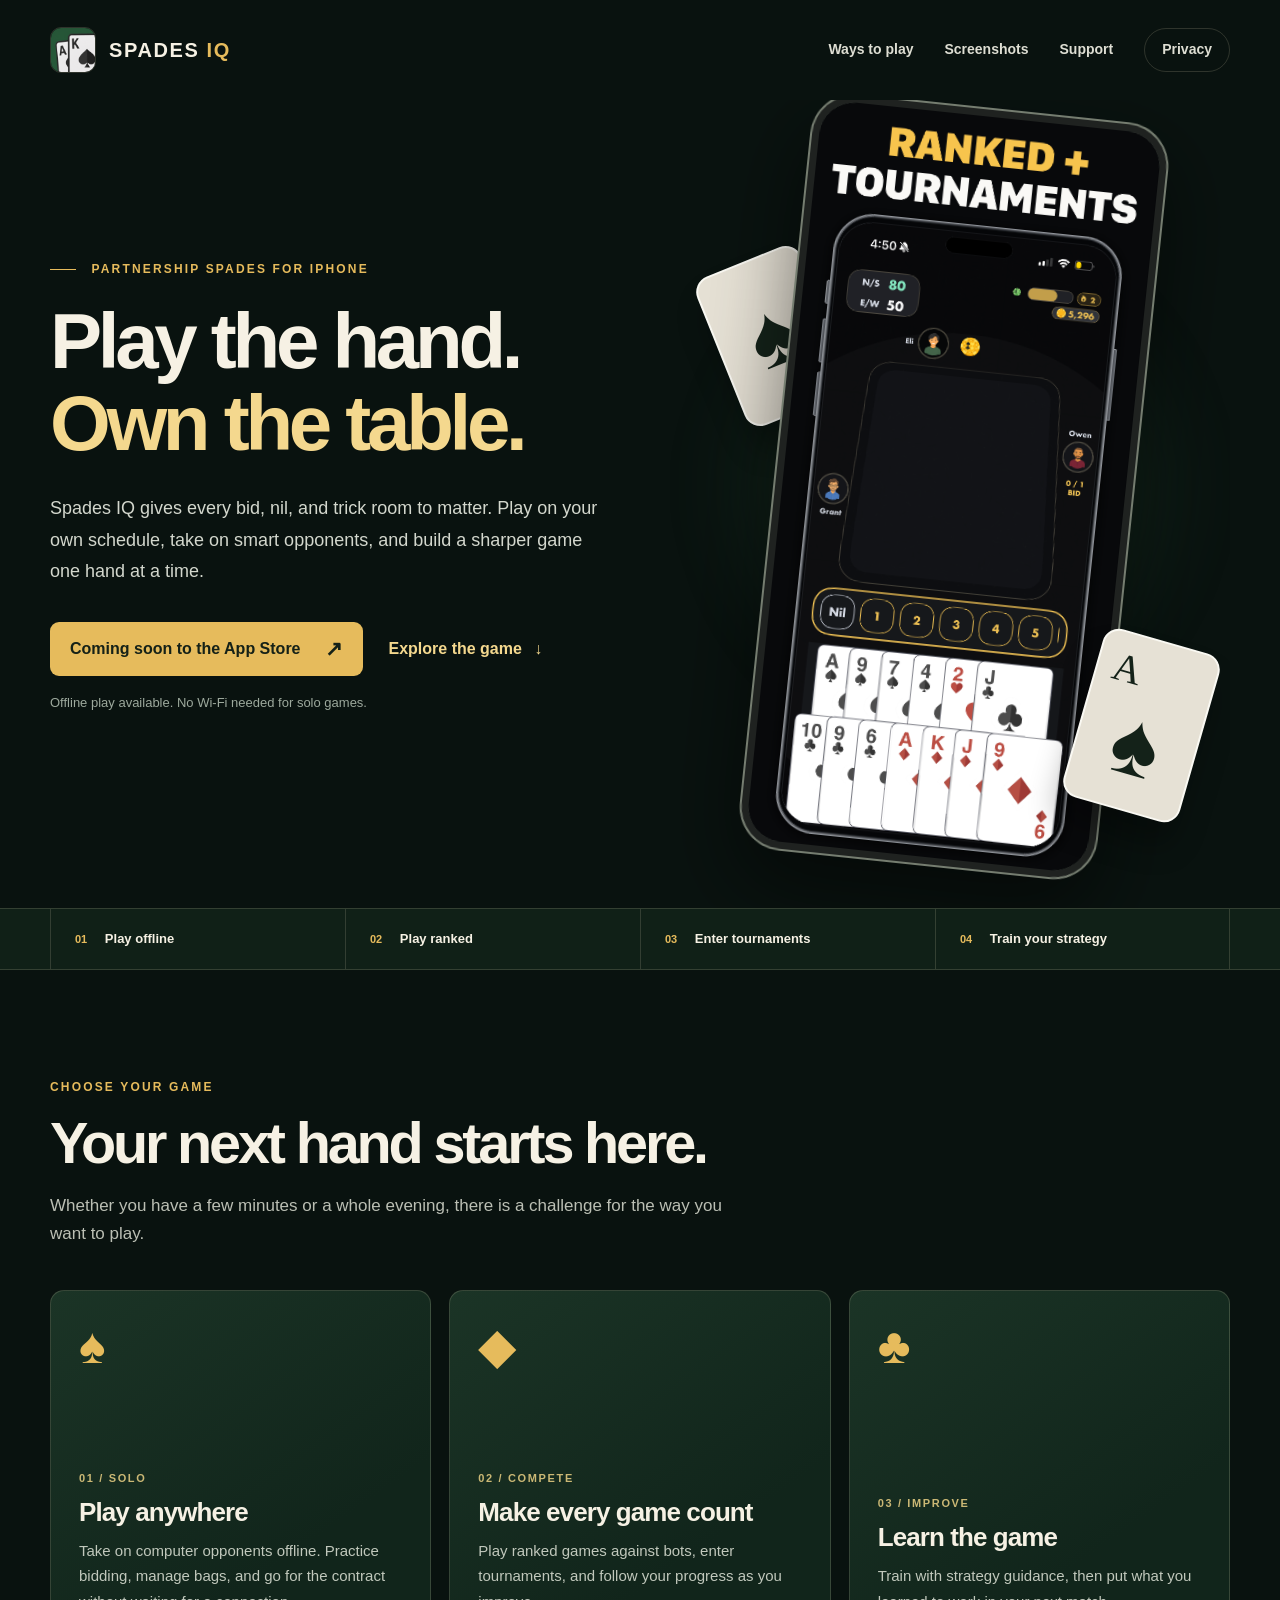
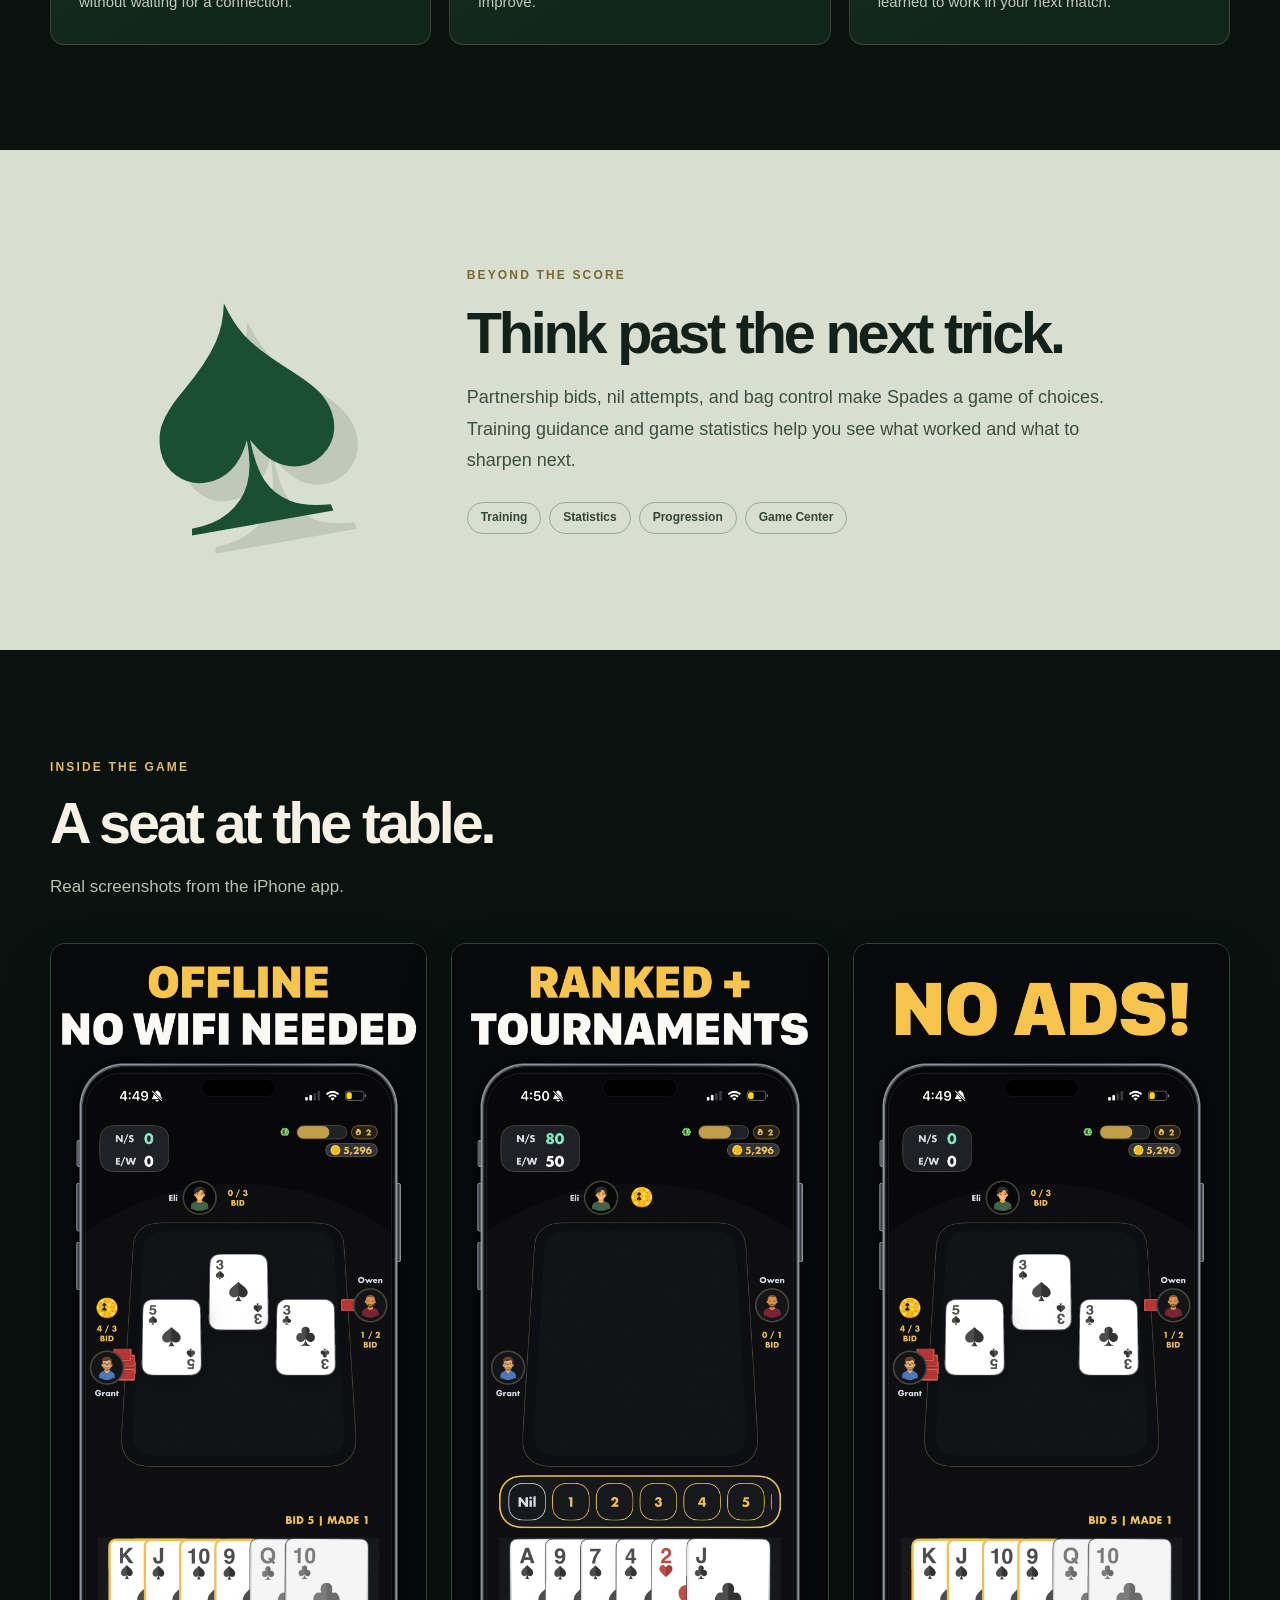
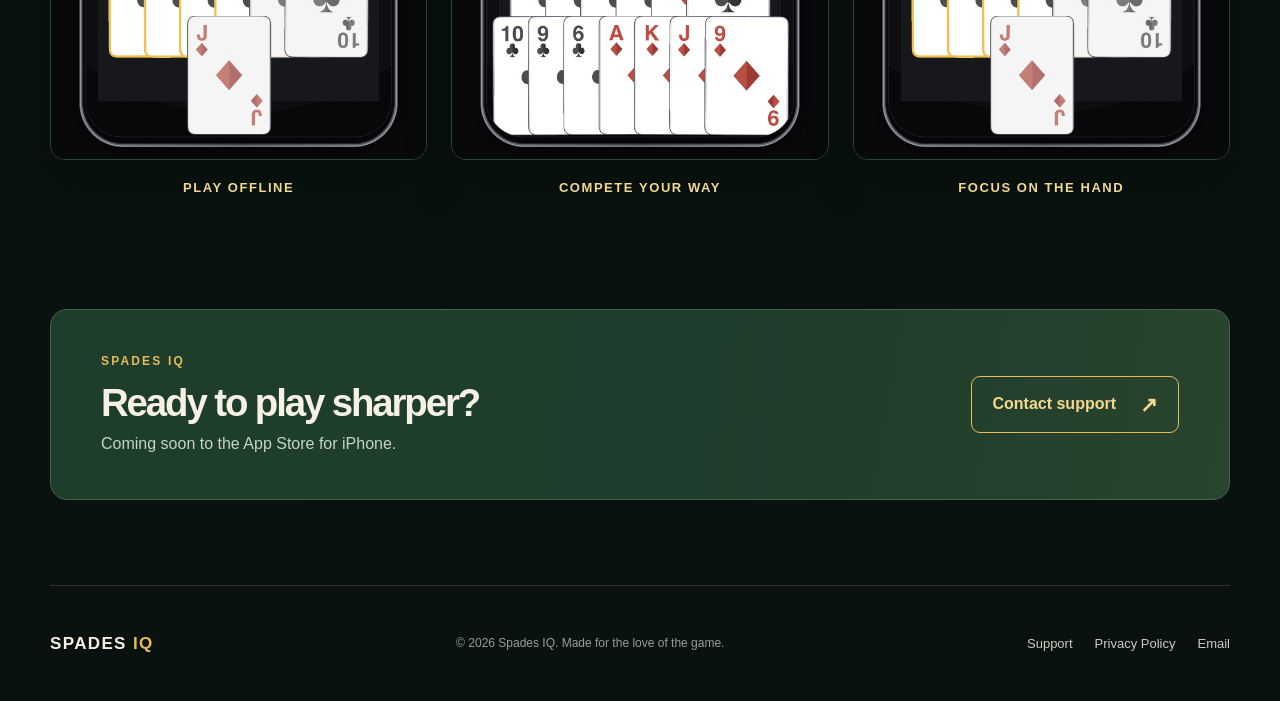
<file: index.html>
<!doctype html>
<html lang="en">
<head>
  <meta charset="utf-8">
  <meta name="viewport" content="width=device-width, initial-scale=1">
  <meta name="theme-color" content="#09120f">
  <meta name="description" content="Spades IQ brings partnership Spades to iPhone with offline play, ranked games against bots, tournaments, and training.">
  <meta property="og:type" content="website">
  <meta property="og:title" content="Spades IQ | Play sharper every hand">
  <meta property="og:description" content="Play offline, take on ranked games and tournaments, and sharpen your Spades strategy.">
  <meta property="og:image" content="https://knezzy.github.io/spades-iq-web/site-assets/app-icon.png">
  <meta property="og:url" content="https://knezzy.github.io/spades-iq-web/">
  <link rel="canonical" href="https://knezzy.github.io/spades-iq-web/">
  <link rel="icon" type="image/png" href="site-assets/app-icon.png">
  <link rel="stylesheet" href="site-assets/styles.css">
  <title>Spades IQ | Play sharper every hand</title>
</head>
<body>
  <a class="skip-link" href="#main">Skip to content</a>
  <header class="site-header wrap">
    <a class="brand" href="index.html" aria-label="Spades IQ home">
      <img src="site-assets/app-icon.png" width="46" height="46" alt="">
      <span>SPADES <b>IQ</b></span>
    </a>
    <nav aria-label="Main navigation">
      <a href="#ways-to-play">Ways to play</a>
      <a href="#screenshots">Screenshots</a>
      <a href="support.html">Support</a>
      <a class="nav-pill" href="privacy-policy.html">Privacy</a>
    </nav>
  </header>

  <main id="main">
    <section class="hero wrap" aria-labelledby="hero-title">
      <div class="hero-copy">
        <p class="eyebrow"><span class="eyebrow-line"></span> Partnership Spades for iPhone</p>
        <h1 id="hero-title">Play the hand.<br><em>Own the table.</em></h1>
        <p class="lede">Spades IQ gives every bid, nil, and trick room to matter. Play on your own schedule, take on smart opponents, and build a sharper game one hand at a time.</p>
        <div class="hero-actions">
          <span class="primary-cta" aria-label="Coming soon to the App Store">Coming soon to the App Store <span aria-hidden="true">↗</span></span>
          <a class="text-cta" href="#ways-to-play">Explore the game <span aria-hidden="true">↓</span></a>
        </div>
        <p class="hero-note">Offline play available. No Wi-Fi needed for solo games.</p>
      </div>
      <div class="hero-visual" aria-label="Spades IQ gameplay screenshot">
        <div class="visual-glow"></div>
        <div class="hero-card hero-card-back" aria-hidden="true">♠</div>
        <div class="hero-phone"><img src="site-assets/02-ranked-tournaments.png" alt="Spades IQ game screen showing a Spades hand and bid controls" width="1320" height="2868"></div>
        <div class="hero-card hero-card-front" aria-hidden="true"><span>A</span><span>♠</span></div>
      </div>
    </section>

    <div class="highlight-bar" aria-label="Game highlights">
      <div class="wrap highlight-inner">
        <span><b>01</b> Play offline</span>
        <span><b>02</b> Play ranked</span>
        <span><b>03</b> Enter tournaments</span>
        <span><b>04</b> Train your strategy</span>
      </div>
    </div>

    <section id="ways-to-play" class="section wrap" aria-labelledby="modes-title">
      <div class="section-intro">
        <p class="eyebrow">Choose your game</p>
        <h2 id="modes-title">Your next hand starts here.</h2>
        <p>Whether you have a few minutes or a whole evening, there is a challenge for the way you want to play.</p>
      </div>
      <div class="mode-grid">
        <article class="mode-card"><span class="mode-symbol" aria-hidden="true">♠</span><span class="mode-number">01 / SOLO</span><h3>Play anywhere</h3><p>Take on computer opponents offline. Practice bidding, manage bags, and go for the contract without waiting for a connection.</p></article>
        <article class="mode-card"><span class="mode-symbol" aria-hidden="true">◆</span><span class="mode-number">02 / COMPETE</span><h3>Make every game count</h3><p>Play ranked games against bots, enter tournaments, and follow your progress as you improve.</p></article>
        <article class="mode-card"><span class="mode-symbol" aria-hidden="true">♣</span><span class="mode-number">03 / IMPROVE</span><h3>Learn the game</h3><p>Train with strategy guidance, then put what you learned to work in your next match.</p></article>
      </div>
    </section>

    <section class="strategy-section" aria-labelledby="strategy-title">
      <div class="wrap strategy-grid">
        <div class="strategy-mark" aria-hidden="true">♠</div>
        <div>
          <p class="eyebrow">Beyond the score</p>
          <h2 id="strategy-title">Think past the next trick.</h2>
          <p>Partnership bids, nil attempts, and bag control make Spades a game of choices. Training guidance and game statistics help you see what worked and what to sharpen next.</p>
          <div class="strategy-tags"><span>Training</span><span>Statistics</span><span>Progression</span><span>Game Center</span></div>
        </div>
      </div>
    </section>

    <section id="screenshots" class="section wrap screenshots-section" aria-labelledby="shots-title">
      <div class="section-intro">
        <p class="eyebrow">Inside the game</p>
        <h2 id="shots-title">A seat at the table.</h2>
        <p>Real screenshots from the iPhone app.</p>
      </div>
      <div class="screenshot-grid">
        <figure><img src="site-assets/01-offline-no-wifi-needed.png" alt="Spades IQ offline gameplay on iPhone" loading="lazy"><figcaption>Play offline</figcaption></figure>
        <figure><img src="site-assets/02-ranked-tournaments.png" alt="Spades IQ bidding and ranked gameplay on iPhone" loading="lazy"><figcaption>Compete your way</figcaption></figure>
        <figure><img src="site-assets/03-no-ads.png" alt="Spades IQ gameplay screenshot on iPhone" loading="lazy"><figcaption>Focus on the hand</figcaption></figure>
      </div>
    </section>

    <section class="closing wrap" aria-labelledby="closing-title">
      <div class="closing-card">
        <div><p class="eyebrow">Spades IQ</p><h2 id="closing-title">Ready to play sharper?</h2><p>Coming soon to the App Store for iPhone.</p></div>
        <a class="outline-cta" href="support.html">Contact support <span aria-hidden="true">↗</span></a>
      </div>
    </section>
  </main>

  <footer class="site-footer wrap">
    <a class="footer-brand" href="index.html">SPADES <b>IQ</b></a>
    <p>© 2026 Spades IQ. Made for the love of the game.</p>
    <div><a href="support.html">Support</a><a href="privacy-policy.html">Privacy Policy</a><a href="mailto:kyleknez4@gmail.com">Email</a></div>
  </footer>
</body>
</html>
</file>
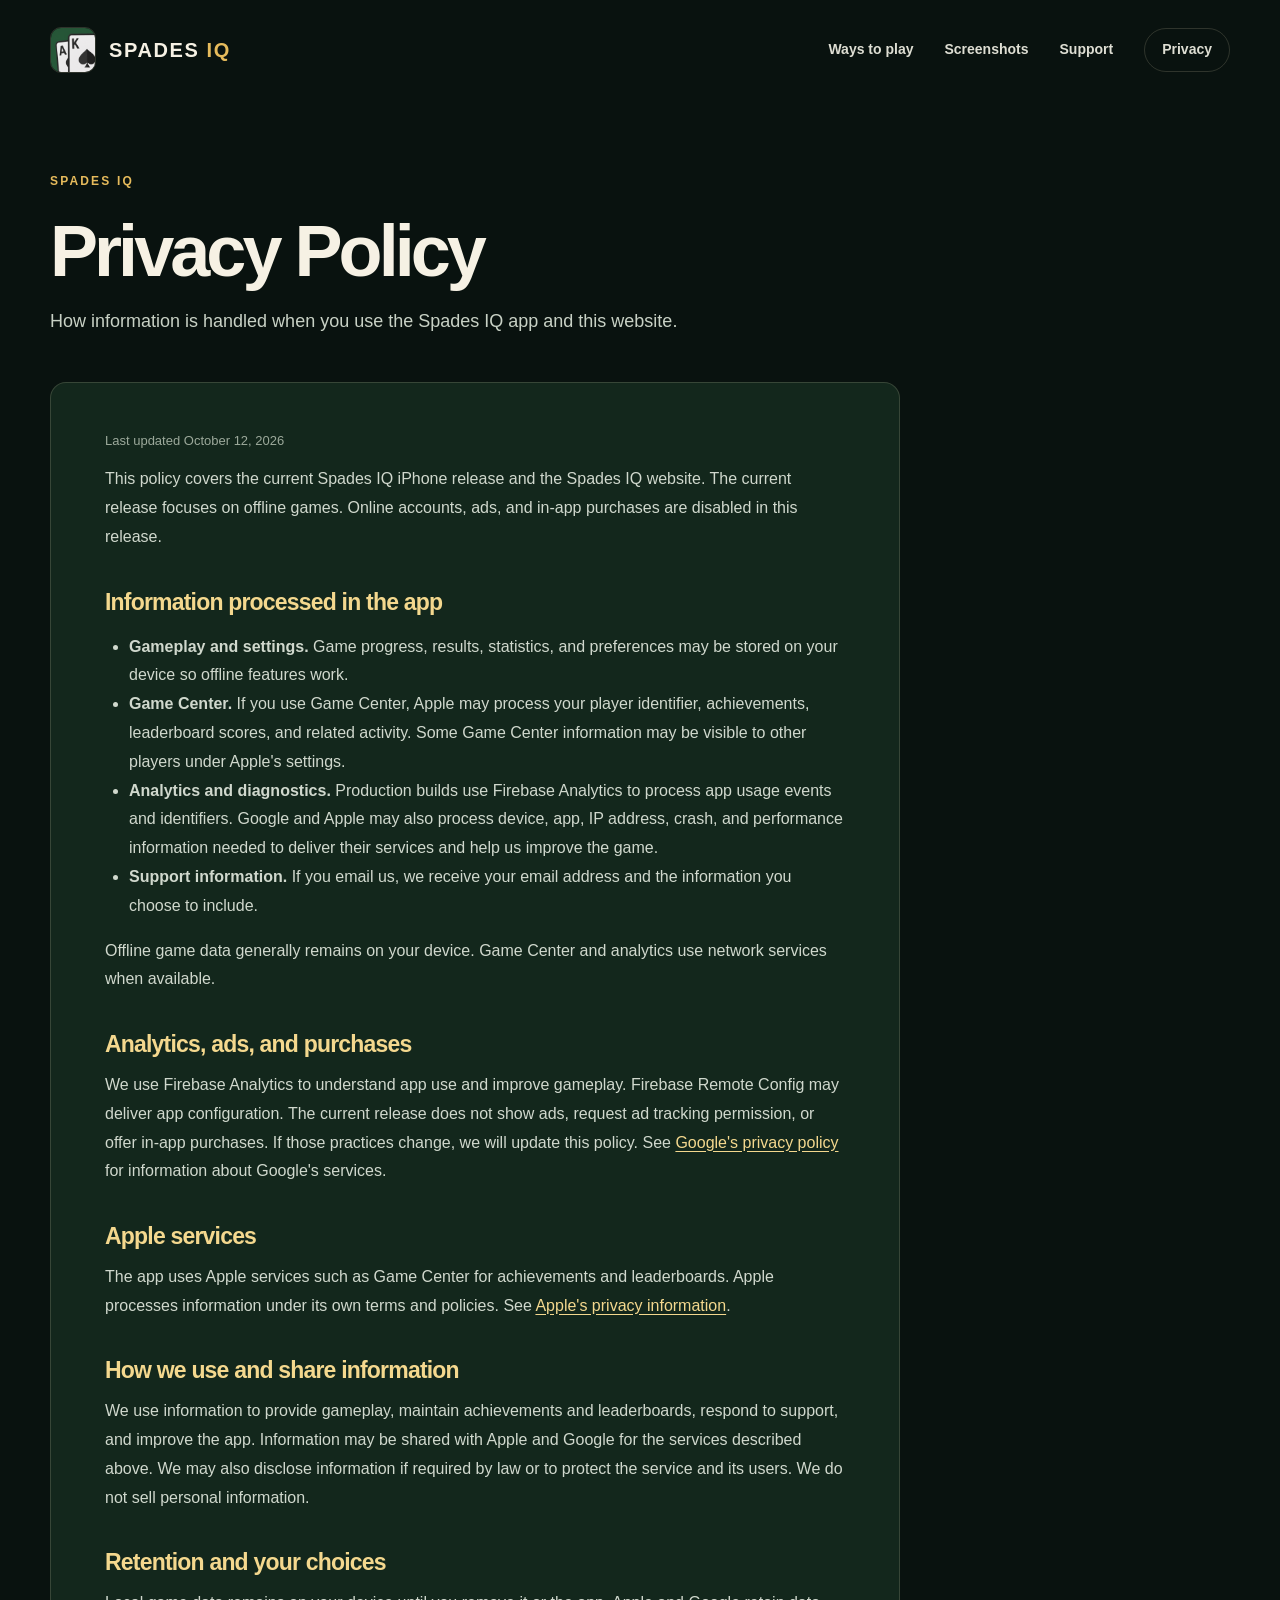
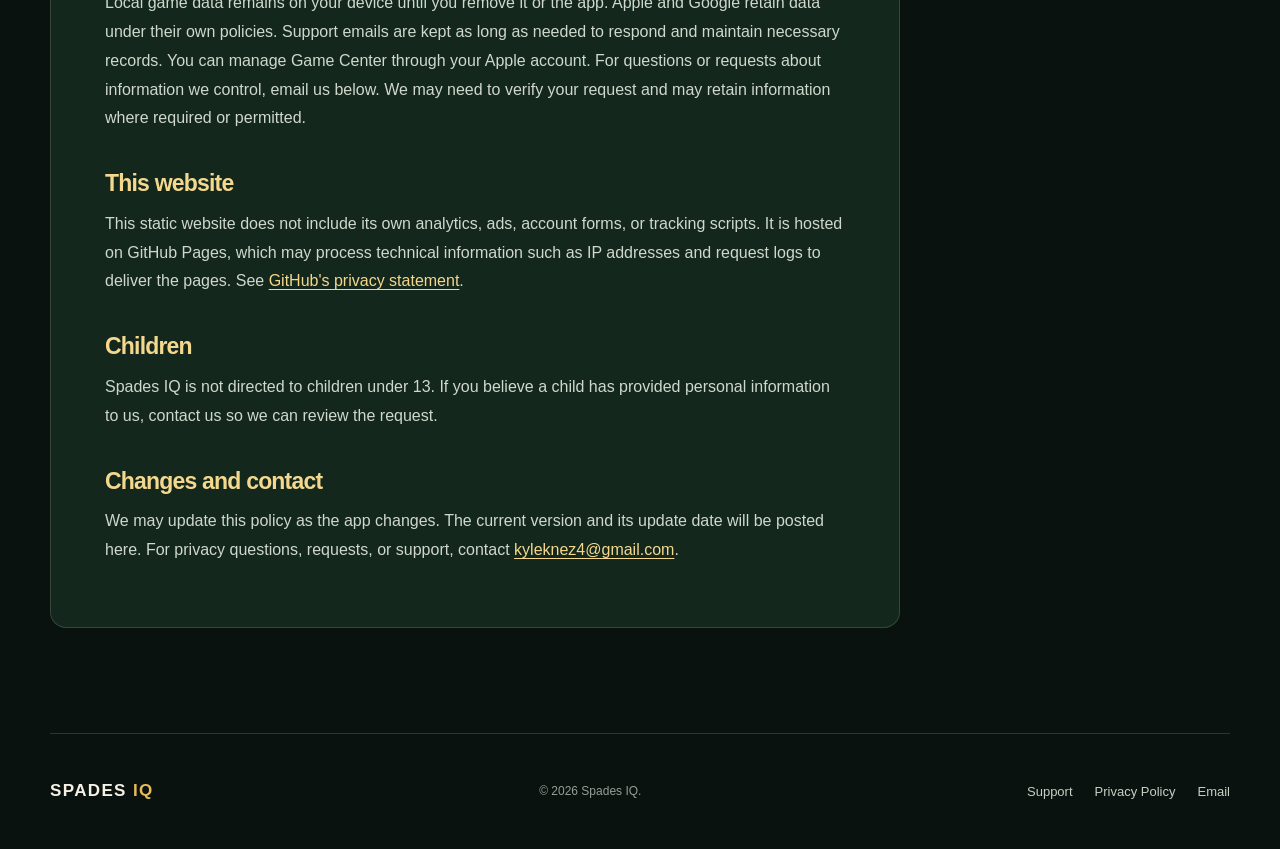
<file: privacy-policy.html>
<!doctype html>
<html lang="en">
<head>
  <meta charset="utf-8">
  <meta name="viewport" content="width=device-width, initial-scale=1">
  <meta name="theme-color" content="#09120f">
  <meta name="description" content="Privacy Policy for the Spades IQ iPhone app and website.">
  <link rel="canonical" href="https://knezzy.github.io/spades-iq-web/privacy-policy.html">
  <link rel="icon" type="image/png" href="site-assets/app-icon.png">
  <link rel="stylesheet" href="site-assets/styles.css">
  <title>Privacy Policy | Spades IQ</title>
</head>
<body>
  <a class="skip-link" href="#main">Skip to content</a>
  <header class="site-header wrap">
    <a class="brand" href="index.html" aria-label="Spades IQ home"><img src="site-assets/app-icon.png" width="46" height="46" alt=""><span>SPADES <b>IQ</b></span></a>
    <nav aria-label="Main navigation"><a href="index.html#ways-to-play">Ways to play</a><a href="index.html#screenshots">Screenshots</a><a href="support.html">Support</a><a class="nav-pill" href="privacy-policy.html" aria-current="page">Privacy</a></nav>
  </header>
  <main id="main" class="subpage-main wrap">
    <div class="page-heading"><p class="eyebrow">Spades IQ</p><h1>Privacy Policy</h1><p>How information is handled when you use the Spades IQ app and this website.</p></div>
    <article class="content-card">
      <p class="meta">Last updated October 12, 2026</p>
      <p>This policy covers the current Spades IQ iPhone release and the Spades IQ website. The current release focuses on offline games. Online accounts, ads, and in-app purchases are disabled in this release.</p>

      <h2>Information processed in the app</h2>
      <ul>
        <li><strong>Gameplay and settings.</strong> Game progress, results, statistics, and preferences may be stored on your device so offline features work.</li>
        <li><strong>Game Center.</strong> If you use Game Center, Apple may process your player identifier, achievements, leaderboard scores, and related activity. Some Game Center information may be visible to other players under Apple's settings.</li>
        <li><strong>Analytics and diagnostics.</strong> Production builds use Firebase Analytics to process app usage events and identifiers. Google and Apple may also process device, app, IP address, crash, and performance information needed to deliver their services and help us improve the game.</li>
        <li><strong>Support information.</strong> If you email us, we receive your email address and the information you choose to include.</li>
      </ul>
      <p>Offline game data generally remains on your device. Game Center and analytics use network services when available.</p>

      <h2>Analytics, ads, and purchases</h2>
      <p>We use Firebase Analytics to understand app use and improve gameplay. Firebase Remote Config may deliver app configuration. The current release does not show ads, request ad tracking permission, or offer in-app purchases. If those practices change, we will update this policy. See <a href="https://policies.google.com/privacy" target="_blank" rel="noopener noreferrer">Google's privacy policy</a> for information about Google's services.</p>

      <h2>Apple services</h2>
      <p>The app uses Apple services such as Game Center for achievements and leaderboards. Apple processes information under its own terms and policies. See <a href="https://www.apple.com/legal/privacy/" target="_blank" rel="noopener noreferrer">Apple's privacy information</a>.</p>

      <h2>How we use and share information</h2>
      <p>We use information to provide gameplay, maintain achievements and leaderboards, respond to support, and improve the app. Information may be shared with Apple and Google for the services described above. We may also disclose information if required by law or to protect the service and its users. We do not sell personal information.</p>

      <h2>Retention and your choices</h2>
      <p>Local game data remains on your device until you remove it or the app. Apple and Google retain data under their own policies. Support emails are kept as long as needed to respond and maintain necessary records. You can manage Game Center through your Apple account. For questions or requests about information we control, email us below. We may need to verify your request and may retain information where required or permitted.</p>

      <h2>This website</h2>
      <p>This static website does not include its own analytics, ads, account forms, or tracking scripts. It is hosted on GitHub Pages, which may process technical information such as IP addresses and request logs to deliver the pages. See <a href="https://docs.github.com/en/site-policy/privacy-policies/github-general-privacy-statement" target="_blank" rel="noopener noreferrer">GitHub's privacy statement</a>.</p>

      <h2>Children</h2>
      <p>Spades IQ is not directed to children under 13. If you believe a child has provided personal information to us, contact us so we can review the request.</p>

      <h2>Changes and contact</h2>
      <p>We may update this policy as the app changes. The current version and its update date will be posted here. For privacy questions, requests, or support, contact <a href="mailto:kyleknez4@gmail.com">kyleknez4@gmail.com</a>.</p>
    </article>
  </main>
  <footer class="site-footer wrap"><a class="footer-brand" href="index.html">SPADES <b>IQ</b></a><p>© 2026 Spades IQ.</p><div><a href="support.html">Support</a><a href="privacy-policy.html">Privacy Policy</a><a href="mailto:kyleknez4@gmail.com">Email</a></div></footer>
</body>
</html>
</file>
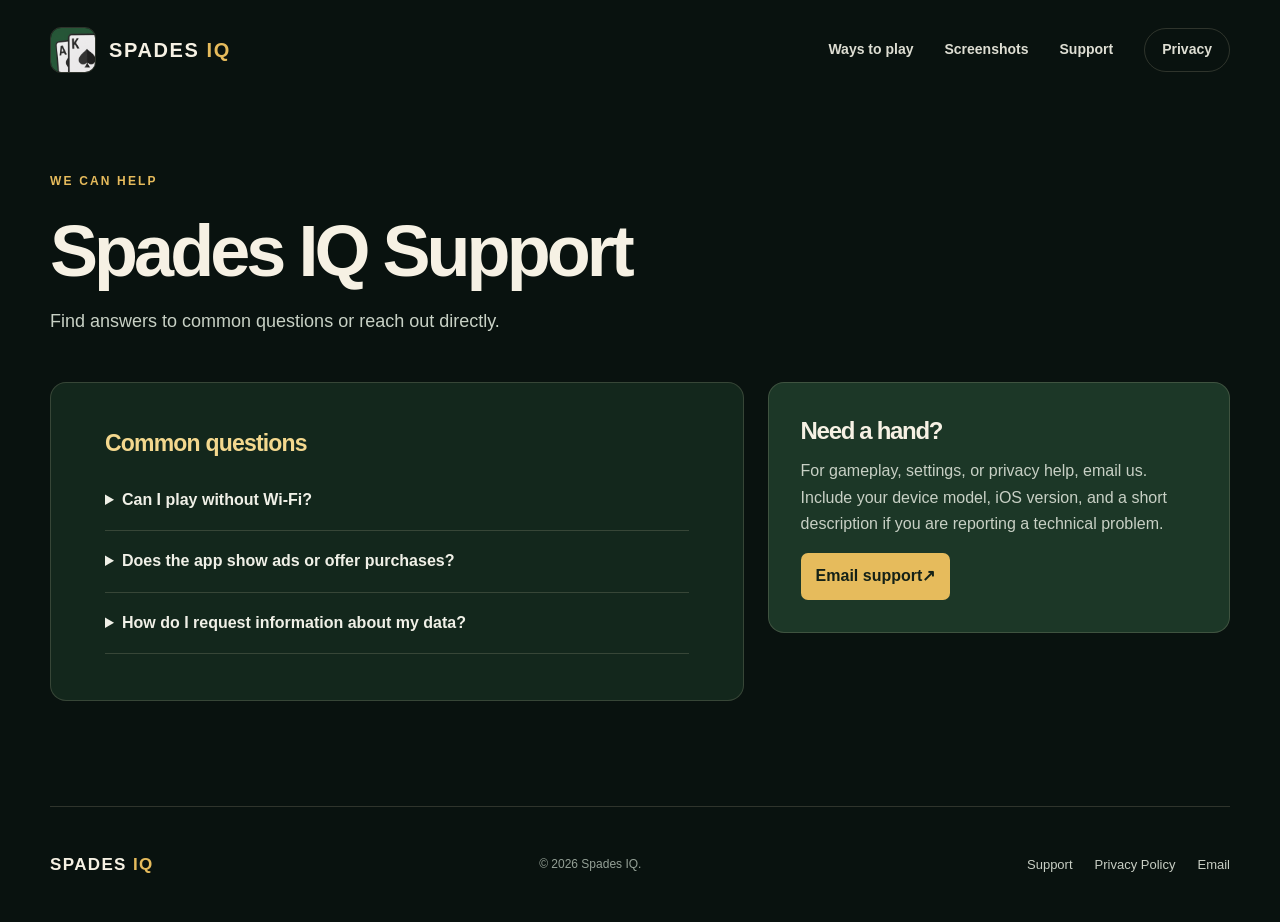
<file: support.html>
<!doctype html>
<html lang="en">
<head>
  <meta charset="utf-8">
  <meta name="viewport" content="width=device-width, initial-scale=1">
  <meta name="theme-color" content="#09120f">
  <meta name="description" content="Get help with Spades IQ gameplay, settings, and privacy.">
  <link rel="canonical" href="https://knezzy.github.io/spades-iq-web/support.html">
  <link rel="icon" type="image/png" href="site-assets/app-icon.png">
  <link rel="stylesheet" href="site-assets/styles.css">
  <title>Support | Spades IQ</title>
</head>
<body>
  <a class="skip-link" href="#main">Skip to content</a>
  <header class="site-header wrap">
    <a class="brand" href="index.html" aria-label="Spades IQ home"><img src="site-assets/app-icon.png" width="46" height="46" alt=""><span>SPADES <b>IQ</b></span></a>
    <nav aria-label="Main navigation"><a href="index.html#ways-to-play">Ways to play</a><a href="index.html#screenshots">Screenshots</a><a href="support.html" aria-current="page">Support</a><a class="nav-pill" href="privacy-policy.html">Privacy</a></nav>
  </header>
  <main id="main" class="subpage-main wrap">
    <div class="page-heading"><p class="eyebrow">We can help</p><h1>Spades IQ Support</h1><p>Find answers to common questions or reach out directly.</p></div>
    <div class="support-grid">
      <section class="content-card" aria-labelledby="faq-title">
        <h2 id="faq-title">Common questions</h2>
        <details><summary>Can I play without Wi-Fi?</summary><p>Yes. The current release is built for offline play. Game Center features and analytics may require an internet connection.</p></details>
        <details><summary>Does the app show ads or offer purchases?</summary><p>The current release does not show ads or offer in-app purchases.</p></details>
        <details><summary>How do I request information about my data?</summary><p>Email us using the address on this page and describe your request. Please do not send a password or payment card information.</p></details>
      </section>
      <aside class="support-aside"><h2>Need a hand?</h2><p>For gameplay, settings, or privacy help, email us. Include your device model, iOS version, and a short description if you are reporting a technical problem.</p><a href="mailto:kyleknez4@gmail.com?subject=Spades%20IQ%20Support">Email support <span aria-hidden="true">↗</span></a></aside>
    </div>
  </main>
  <footer class="site-footer wrap"><a class="footer-brand" href="index.html">SPADES <b>IQ</b></a><p>© 2026 Spades IQ.</p><div><a href="support.html">Support</a><a href="privacy-policy.html">Privacy Policy</a><a href="mailto:kyleknez4@gmail.com">Email</a></div></footer>
</body>
</html>
</file>
<file: site-assets/styles.css>
:root{--bg:#09120f;--bg2:#10231a;--panel:#15281e;--panel2:#1a3225;--text:#f6f1e4;--muted:#bbbfb4;--gold:#e6bb5c;--gold2:#f4d88e;--line:rgba(238,226,195,.16);--wrap:1180px}
*{box-sizing:border-box}html{scroll-behavior:smooth}body{margin:0;color:var(--text);background:var(--bg);font:16px/1.65 'Avenir Next',-apple-system,BlinkMacSystemFont,'Segoe UI',sans-serif}img{display:block;max-width:100%;height:auto}a{color:inherit}button,a{-webkit-tap-highlight-color:transparent}a:focus-visible{outline:2px solid var(--gold2);outline-offset:5px}.wrap{width:min(var(--wrap),calc(100% - 48px));margin-inline:auto}.skip-link{position:absolute;left:-9999px;top:12px;z-index:10;background:var(--gold);color:#101811;padding:8px 12px}.skip-link:focus{left:12px}
.site-header{display:flex;align-items:center;justify-content:space-between;gap:24px;min-height:100px}.brand{display:inline-flex;align-items:center;gap:13px;text-decoration:none;font:800 20px/1 'Avenir Next',-apple-system,BlinkMacSystemFont,'Segoe UI',sans-serif;letter-spacing:.08em;white-space:nowrap}.brand img{border-radius:11px;border:1px solid var(--line)}.brand b,.footer-brand b{color:var(--gold)}.site-header nav{display:flex;align-items:center;gap:31px}.site-header nav a{text-decoration:none;color:#deded3;font-size:14px;font-weight:600}.site-header nav a:hover,.site-footer a:hover{color:var(--gold2)}.site-header nav .nav-pill{border:1px solid var(--line);border-radius:999px;padding:9px 17px}
.hero{display:grid;grid-template-columns:1.04fr .96fr;align-items:center;gap:30px;min-height:630px;padding-top:15px;padding-bottom:50px;overflow:hidden}.eyebrow{color:var(--gold);font-size:12px;letter-spacing:.18em;text-transform:uppercase;font-weight:800;margin:0 0 22px}.eyebrow-line{display:inline-block;width:26px;height:1px;background:var(--gold);vertical-align:middle;margin-right:10px}.hero h1,h2,h3,p{margin-top:0}.hero h1,h2{font-family:'Avenir Next',-apple-system,BlinkMacSystemFont,'Segoe UI',sans-serif;letter-spacing:-.055em}.hero h1{font-weight:800;font-size:clamp(52px,6.1vw,88px);line-height:1.05;margin-bottom:28px}.hero h1 em{font-style:normal;color:var(--gold2)}.lede{max-width:555px;color:#d3d7cd;font-size:18px;line-height:1.75}.hero-actions{display:flex;align-items:center;flex-wrap:wrap;gap:26px;margin-top:34px}.primary-cta,.outline-cta{display:inline-flex;align-items:center;justify-content:space-between;gap:24px;border-radius:9px;padding:14px 20px;font-weight:800;text-decoration:none}.primary-cta{background:var(--gold);color:#152117;cursor:default}.primary-cta span,.outline-cta span{font-size:21px;line-height:1}.text-cta{text-decoration:none;color:var(--gold2);font-weight:700}.text-cta span{margin-left:8px}.hero-note{font-size:13px;color:#9da99d;margin:16px 0 0}.hero-visual{position:relative;min-height:610px;display:flex;justify-content:center;align-items:center}.visual-glow{position:absolute;inset:11% 3%;background:radial-gradient(circle,rgba(55,126,81,.4),transparent 64%);filter:blur(30px)}.hero-phone{position:relative;width:min(342px,69%);transform:rotate(6deg);filter:drop-shadow(0 34px 40px rgba(0,0,0,.5));z-index:2}.hero-phone img{border-radius:35px;box-shadow:0 0 0 7px #1f2220,0 0 0 9px #757d70}.hero-card{position:absolute;background:#e6e1d5;color:#142219;border:2px solid #faf9f3;border-radius:17px;box-shadow:0 25px 30px rgba(0,0,0,.3);font-family:Georgia,serif}.hero-card-back{height:160px;width:112px;left:7%;top:19%;display:grid;place-items:center;font-size:88px;transform:rotate(-22deg);z-index:1}.hero-card-front{height:175px;width:121px;right:5%;bottom:6%;padding:15px;display:flex;flex-direction:column;line-height:1;font-size:40px;transform:rotate(16deg);z-index:3}.hero-card-front span:last-child{align-self:center;font-size:90px;margin-top:6px}
.highlight-bar{border-top:1px solid var(--line);border-bottom:1px solid var(--line);background:#102017}.highlight-inner{display:grid;grid-template-columns:repeat(4,1fr)}.highlight-inner span{padding:19px 24px;border-left:1px solid var(--line);font-size:13px;font-weight:700;white-space:nowrap}.highlight-inner span:last-child{border-right:1px solid var(--line)}.highlight-inner b{color:var(--gold);font-size:11px;margin-right:14px}
.section{padding-top:108px;padding-bottom:105px}.section-intro{max-width:710px;margin-bottom:42px}.section-intro .eyebrow{margin-bottom:14px}.section-intro h2,.strategy-grid h2,.closing h2{font-size:clamp(35px,4.5vw,59px);line-height:1.13;margin-bottom:16px;font-weight:800}.section-intro p:not(.eyebrow){font-size:17px;color:var(--muted);margin-bottom:0}.mode-grid{display:grid;grid-template-columns:repeat(3,1fr);gap:18px}.mode-card{min-height:355px;padding:30px 28px;background:linear-gradient(145deg,#1b3426,#11251b 70%);border:1px solid var(--line);border-radius:14px;display:flex;flex-direction:column;align-items:flex-start}.mode-symbol{font:50px/1 Georgia,serif;color:var(--gold);margin-bottom:auto}.mode-number{font-size:11px;font-weight:800;letter-spacing:.15em;color:#cbb875;margin-top:40px}.mode-card h3{font:800 26px/1.2 'Avenir Next',-apple-system,BlinkMacSystemFont,'Segoe UI',sans-serif;letter-spacing:-.035em;margin:10px 0}.mode-card p{color:#c1c8bc;font-size:15px;line-height:1.7;margin-bottom:0}
.strategy-section{background:#d9dfd0;color:#12221a;overflow:hidden}.strategy-grid{display:grid;grid-template-columns:.5fr 1fr;align-items:center;gap:35px;min-height:460px;padding-top:64px;padding-bottom:64px}.strategy-grid .eyebrow{color:#7b682b;margin-bottom:15px}.strategy-grid h2{max-width:660px}.strategy-grid p:not(.eyebrow){max-width:680px;font-size:18px;line-height:1.75;color:#385044}.strategy-mark{font-family:Georgia,serif;font-size:clamp(270px,29vw,460px);line-height:1;color:#1a4f34;text-align:center;text-shadow:20px 22px 0 rgba(8,35,18,.12);transform:rotate(-10deg)}.strategy-tags{display:flex;flex-wrap:wrap;gap:8px;margin-top:25px}.strategy-tags span{border:1px solid #9aab96;border-radius:999px;padding:5px 13px;font-size:12px;font-weight:700;color:#304638}
.screenshots-section{padding-bottom:110px}.screenshot-grid{display:grid;grid-template-columns:repeat(3,1fr);gap:24px}.screenshot-grid figure{margin:0}.screenshot-grid img{width:100%;border-radius:15px;border:1px solid #354439;box-shadow:0 22px 50px rgba(0,0,0,.18)}.screenshot-grid figcaption{color:var(--gold2);font-size:13px;text-transform:uppercase;letter-spacing:.12em;font-weight:800;text-align:center;margin-top:17px}.closing{padding-bottom:85px}.closing-card{background:linear-gradient(100deg,#1d3e2a,#203d2c 65%,#29452e);border:1px solid #456447;border-radius:17px;padding:42px 50px;display:flex;align-items:center;justify-content:space-between;gap:25px}.closing-card .eyebrow{margin-bottom:10px}.closing-card h2{font-size:clamp(34px,3vw,45px);margin-bottom:6px}.closing-card p:last-child{margin-bottom:0;color:#cad3c5}.outline-cta{border:1px solid var(--gold);color:var(--gold2);white-space:nowrap}.outline-cta:hover{background:var(--gold);color:#152117}
.site-footer{border-top:1px solid var(--line);display:flex;align-items:center;gap:25px;justify-content:space-between;min-height:116px}.footer-brand{text-decoration:none;font:800 17px 'Avenir Next',-apple-system,BlinkMacSystemFont,'Segoe UI',sans-serif;letter-spacing:.08em;white-space:nowrap}.site-footer p{color:#94a096;font-size:12px;margin:0}.site-footer>div{display:flex;gap:22px}.site-footer>div a{font-size:13px;text-decoration:none;color:#c8cec4;white-space:nowrap}
.subpage-main{padding-top:30px;padding-bottom:105px}.page-heading{max-width:760px;margin:42px 0 45px}.page-heading h1{font:800 clamp(44px,5.7vw,72px)/1.05 'Avenir Next',-apple-system,BlinkMacSystemFont,'Segoe UI',sans-serif;letter-spacing:-.055em;margin:0 0 18px}.page-heading p:not(.eyebrow){font-size:18px;color:#c8d1c5}.content-card{max-width:850px;background:#13271c;border:1px solid var(--line);border-radius:16px;padding:46px 54px}.content-card h2{font:800 23px/1.25 'Avenir Next',-apple-system,BlinkMacSystemFont,'Segoe UI',sans-serif;letter-spacing:-.035em;margin:36px 0 12px;color:var(--gold2)}.content-card h2:first-child{margin-top:0}.content-card p,.content-card li{color:#d0d8cd;line-height:1.8}.content-card ul{padding-left:24px}.content-card a{color:var(--gold2);text-underline-offset:3px}.meta{font-size:13px;color:#9ca99b!important}.support-grid{display:grid;grid-template-columns:1.2fr .8fr;gap:24px;align-items:start}.support-grid .content-card{max-width:none}.support-aside{border:1px solid var(--line);border-radius:16px;background:#1c3727;padding:32px}.support-aside h2{font:800 24px/1.3 'Avenir Next',-apple-system,BlinkMacSystemFont,'Segoe UI',sans-serif;margin:0 0 12px}.support-aside p{color:#c8d0c5}.support-aside a{display:inline-flex;background:var(--gold);color:#142117;text-decoration:none;border-radius:7px;padding:10px 15px;font-weight:800}.content-card details{border-bottom:1px solid var(--line);padding:17px 0}.content-card summary{cursor:pointer;font-weight:700;color:#f0f0e7}.content-card details p{margin:12px 0 0}
@media(max-width:950px){.hero{grid-template-columns:1fr;min-height:0;padding-bottom:60px}.hero-copy{padding-top:40px}.hero-visual{min-height:490px}.hero-phone{width:280px}.mode-grid{grid-template-columns:1fr}.mode-card{min-height:260px}.highlight-inner{grid-template-columns:repeat(2,1fr)}.highlight-inner span:nth-child(3){border-top:1px solid var(--line)}.highlight-inner span:nth-child(4){border-top:1px solid var(--line)}.strategy-grid{grid-template-columns:.35fr 1fr}.support-grid{grid-template-columns:1fr}.site-footer{flex-wrap:wrap;padding-top:25px;padding-bottom:25px}}
@media(max-width:650px){.wrap{width:min(var(--wrap),calc(100% - 32px))}.site-header{min-height:80px;align-items:flex-start;padding-top:16px;flex-direction:column;gap:17px}.brand img{width:38px;height:38px}.brand{font-size:17px}.site-header nav{gap:14px;flex-wrap:wrap}.site-header nav a{font-size:12px}.site-header nav .nav-pill{padding:3px 11px}.hero-copy{padding-top:58px}.hero h1{font-size:clamp(48px,12vw,68px)}.lede{font-size:16px}.hero-actions{gap:15px}.primary-cta{font-size:13px}.hero-visual{min-height:420px}.hero-phone{width:225px}.hero-card-back{left:2%;top:16%;width:70px;height:98px;font-size:58px}.hero-card-front{right:2%;bottom:10%;width:75px;height:107px;font-size:25px;padding:10px}.hero-card-front span:last-child{font-size:55px}.highlight-inner span{padding:12px 9px;font-size:10px}.highlight-inner b{margin-right:6px}.section{padding-top:72px;padding-bottom:70px}.section-intro{margin-bottom:28px}.mode-card{padding:25px;min-height:235px}.strategy-grid{display:block;padding-top:60px;padding-bottom:65px}.strategy-mark{float:right;font-size:160px;line-height:.8;opacity:.17}.strategy-grid p:not(.eyebrow){font-size:16px}.screenshot-grid{grid-template-columns:1fr;max-width:430px;margin:auto}.screenshot-grid figure{margin-bottom:17px}.closing-card{padding:28px;display:block}.outline-cta{margin-top:25px}.site-footer{display:block}.site-footer p{margin:12px 0}.site-footer>div{flex-wrap:wrap}.page-heading{margin-top:60px}.content-card{padding:27px 22px}.support-aside{padding:25px}}
@media(prefers-reduced-motion:reduce){html{scroll-behavior:auto}}
</file>
